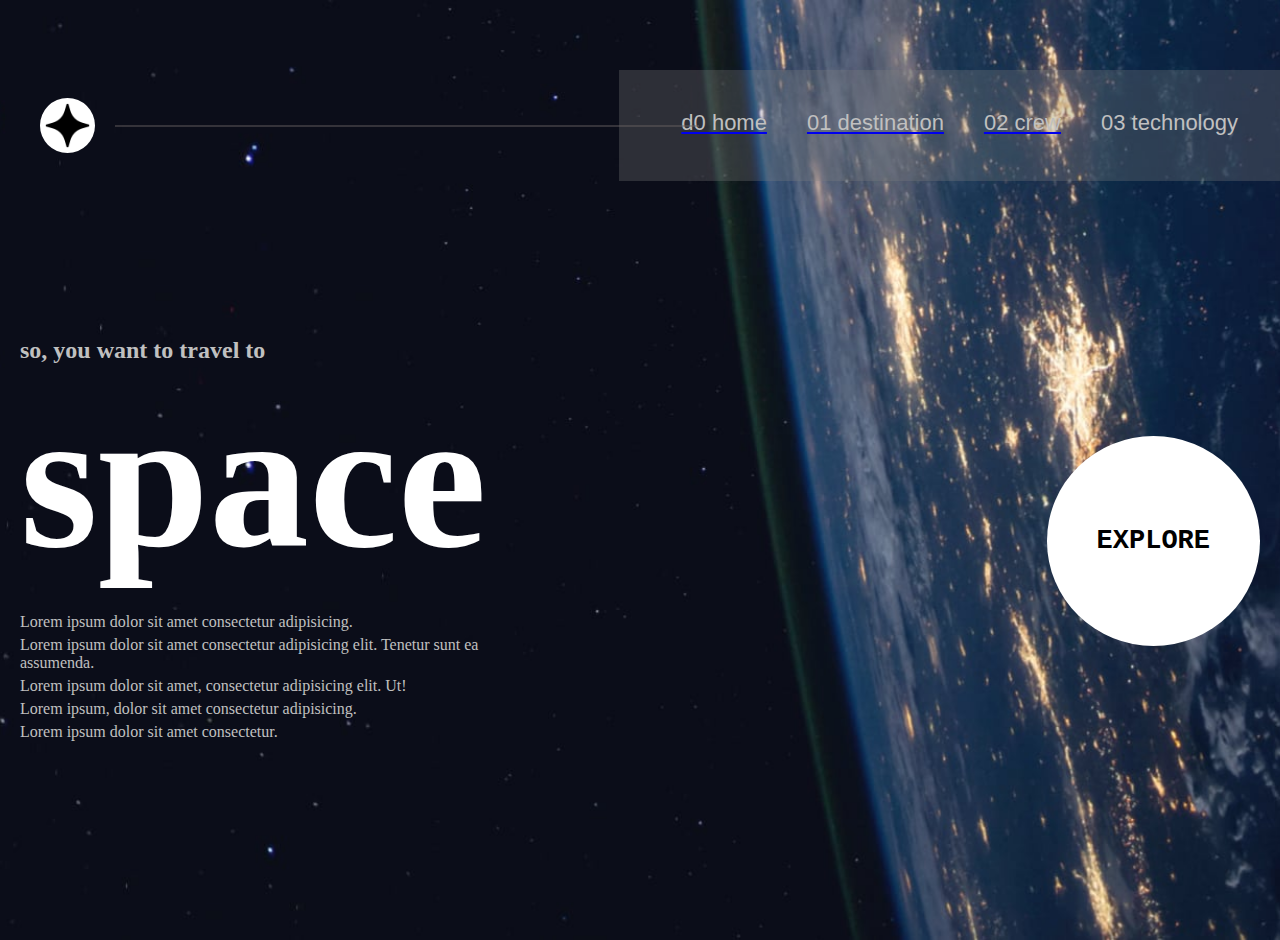
<file: index.html>
<!DOCTYPE html>
<html lang="en">
  <head>
    <meta charset="UTF-8" />
    <meta name="viewport" content="width=device-width, initial-scale=1.0" />
    <link rel="stylesheet" href="deme.css" />
    <title>Document</title>
  </head>
  <body>
    <div class="d-1">
      <img class="sparkle" src="sparkle.png" alt="" />
      <div class="d-3"></div>
      <div class="d-5">
        <a href="index.html"><p class="home">d0 home</p></a>
        <a href="destination.html"><p>01 destination</p></a>
        <a href="crew.html"><p>02 crew</p></a>
        <p>03 technology</p>
      </div>
    </div>

    <div class="d-6">
      <div class="div-7">
        <h2>so, you want to travel to</h2>
        <h1>space</h1>
        <p>Lorem ipsum dolor sit amet consectetur adipisicing.</p>
        <p>
          Lorem ipsum dolor sit amet consectetur adipisicing elit. Tenetur sunt
          ea assumenda.
        </p>
        <p>Lorem ipsum dolor sit amet, consectetur adipisicing elit. Ut!</p>
        <p>Lorem ipsum, dolor sit amet consectetur adipisicing.</p>
        <p>Lorem ipsum dolor sit amet consectetur.</p>
      </div>

      <button class="explore">EXPLORE</button>
    </div>
  </body>
</html>
</file>
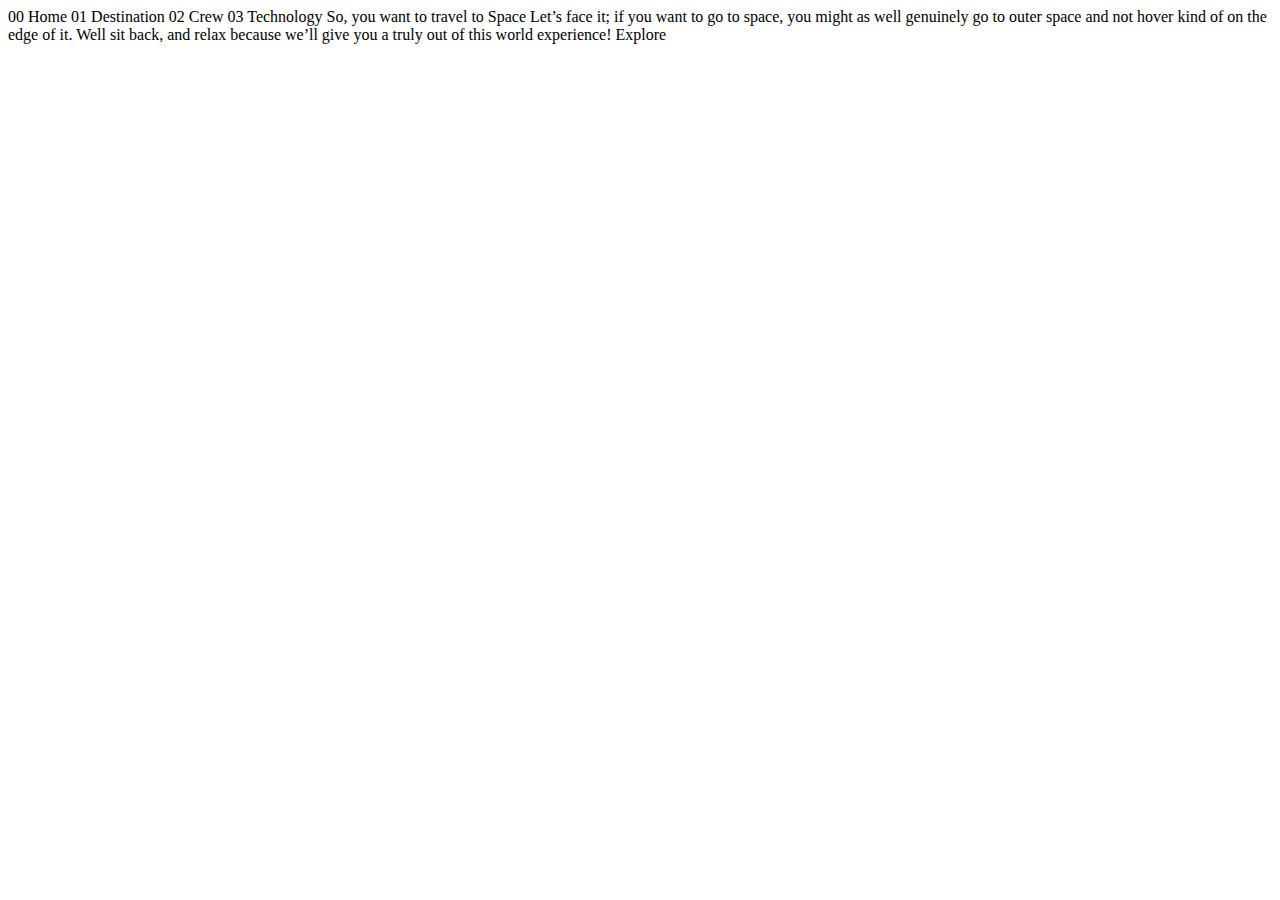
<file: starter-code/index.html>
<!DOCTYPE html>
<html lang="en">
<head>
  <meta charset="UTF-8">
  <meta name="viewport" content="width=device-width, initial-scale=1.0">

  <link rel="icon" type="image/png" sizes="32x32" href="./assets/favicon-32x32.png">
  
  <title>Frontend Mentor | Space tourism website</title>
</head>
<body>

  00 Home
  01 Destination
  02 Crew
  03 Technology

  So, you want to travel to
  Space
  Let’s face it; if you want to go to space, you might as well genuinely go to 
  outer space and not hover kind of on the edge of it. Well sit back, and relax 
  because we’ll give you a truly out of this world experience!

  Explore

</body>
</html>
</file>
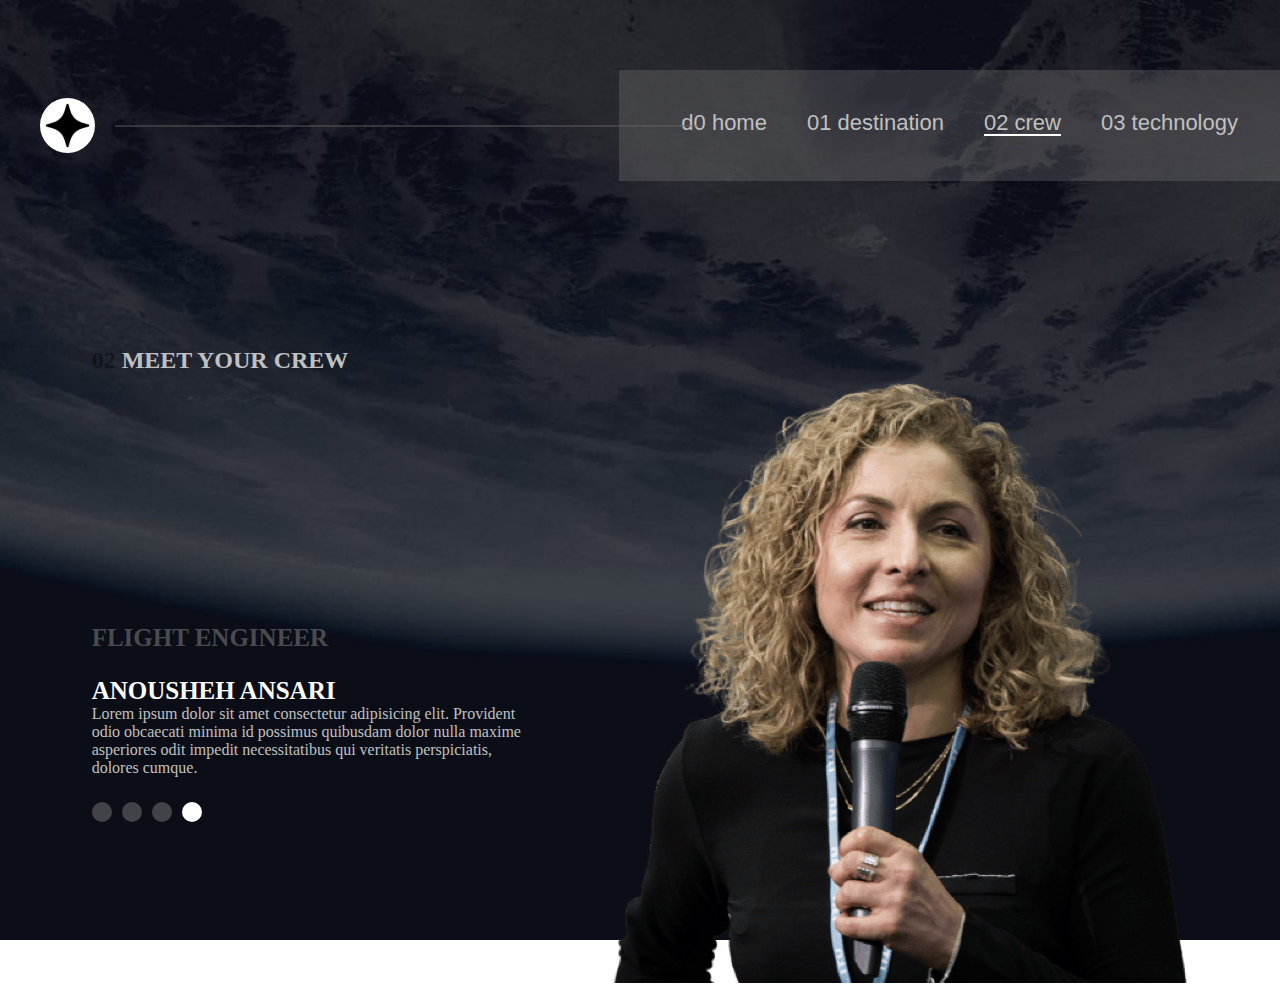
<file: crew.html>
<!DOCTYPE html>
<html lang="en">
  <head>
    <meta charset="UTF-8" />
    <meta name="viewport" content="width=device-width, initial-scale=1.0" />
    <link rel="stylesheet" href="crew.css" />
    <title>Document</title>
  </head>
  <body>
    <div class="d-1">
      <img class="sparkle" src="sparkle.png" alt="" />
      <div class="d-3"></div>
      <div class="d-5">
        <a href="index.html"><p>d0 home</p></a>
        <a href="destination.html"><p>01 destination</p></a>
        <a href="crew.html"><p class="home">02 crew</p></a>
        <p>03 technology</p>
      </div>
    </div>

    <div class="d-4">
      <div class="crew-middle">
        <div class="d-6">
          <h2><span>02</span> MEET YOUR CREW</h2>
        </div>
        <div class="d-7">
          <h4>FLIGHT ENGINEER</h4>
          <h3>ANOUSHEH ANSARI</h3>
          <p class="p-2">
            Lorem ipsum dolor sit amet consectetur adipisicing elit. Provident
            odio obcaecati minima id possimus quibusdam dolor nulla maxime
            asperiores odit impedit necessitatibus qui veritatis perspiciatis,
            dolores cumque.
          </p>
          <div class="parent">
            <div class="d-2"></div>
            <div class="d-2"></div>
            <div class="d-2"></div>
            <div class="d-20"></div>
          </div>
        </div>
      </div>
      <div class="woman-div">
        <img
          class="woman"
          src="starter-code/assets/crew/image-anousheh-ansari.png"
          alt=""
        />
      </div>
    </div>
  </body>
</html>
</file>
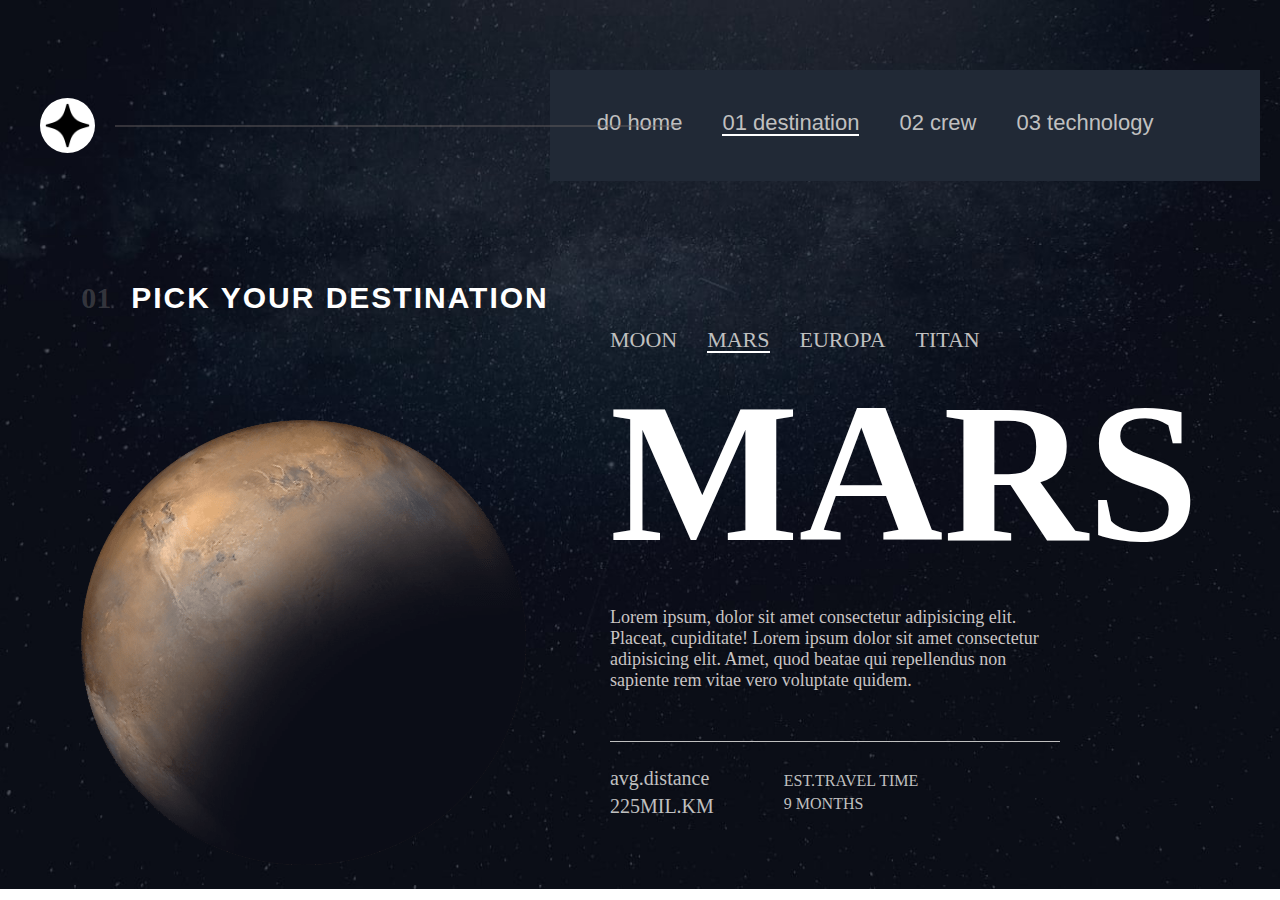
<file: destination.html>
<!DOCTYPE html>
<html lang="en">
  <head>
    <meta charset="UTF-8" />
    <meta name="viewport" content="width=device-width, initial-scale=1.0" />
    <link rel="stylesheet" href="destination.css" />
    <title>Document</title>
  </head>
  <body>
    <div class="d-1">
      <img class="sparkle" src="sparkle.png" alt="" />
      <div class="d-3"></div>
      <div class="d-5">
        <a href="index.html"><p>d0 home</p></a>
        <a href="destination.html"> <p class="something">01 destination</p></a>
        <a href="crew.html"> <p>02 crew</p></a>
        <p>03 technology</p>
      </div>
    </div>

    <div class="d-4">
      <div class="d-6">
        <div class="d-7">
          <p class="dest-numb">01</p>
          <h3 class="pick-dest">PICK YOUR DESTINATION</h3>
        </div>
        <img src="starter-code/assets/destination/image-mars.png" alt="" />
      </div>

      <div class="d-8">
        <div class="d-9">
          <p>MOON</p>
          <p class="mars-p">MARS</p>
          <p>EUROPA</p>
          <p>TITAN</p>
        </div>

        <div class="d-10">
          <h1>MARS</h1>
          <p class="mars-desc">
            Lorem ipsum, dolor sit amet consectetur adipisicing elit. Placeat,
            cupiditate! Lorem ipsum dolor sit amet consectetur adipisicing elit.
            Amet, quod beatae qui repellendus non sapiente rem vitae vero
            voluptate quidem.
          </p>
          <div class="d-11">
            <div class="d-12">
              <p>avg.distance</p>
              <p>225MIL.KM</p>
            </div>

            <div class="d-12">
              <p>EST.TRAVEL TIME</p>
              <p>9 MONTHS</p>
            </div>
          </div>
          <div></div>
        </div>
      </div>
    </div>
  </body>
</html>
</file>
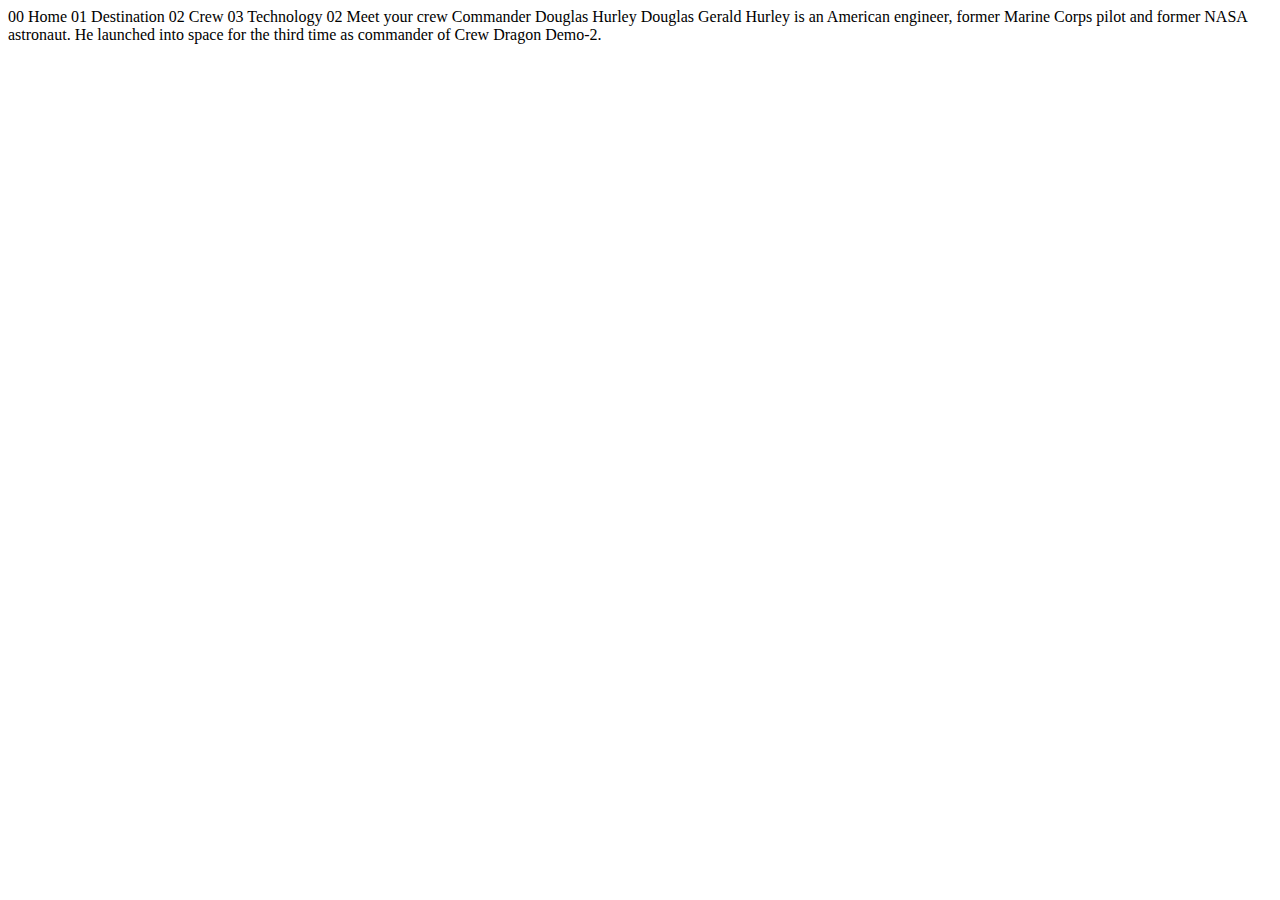
<file: starter-code/crew-commander.html>
<!DOCTYPE html>
<html lang="en">
<head>
  <meta charset="UTF-8">
  <meta name="viewport" content="width=device-width, initial-scale=1.0">

  <link rel="icon" type="image/png" sizes="32x32" href="./assets/favicon-32x32.png">
  
  <title>Frontend Mentor | Space tourism website</title>
</head>
<body>

  00 Home
  01 Destination
  02 Crew
  03 Technology

  02 Meet your crew

  Commander
  Douglas Hurley

  Douglas Gerald Hurley is an American engineer, former Marine Corps pilot 
  and former NASA astronaut. He launched into space for the third time as 
  commander of Crew Dragon Demo-2.
</body>
</html>
</file>
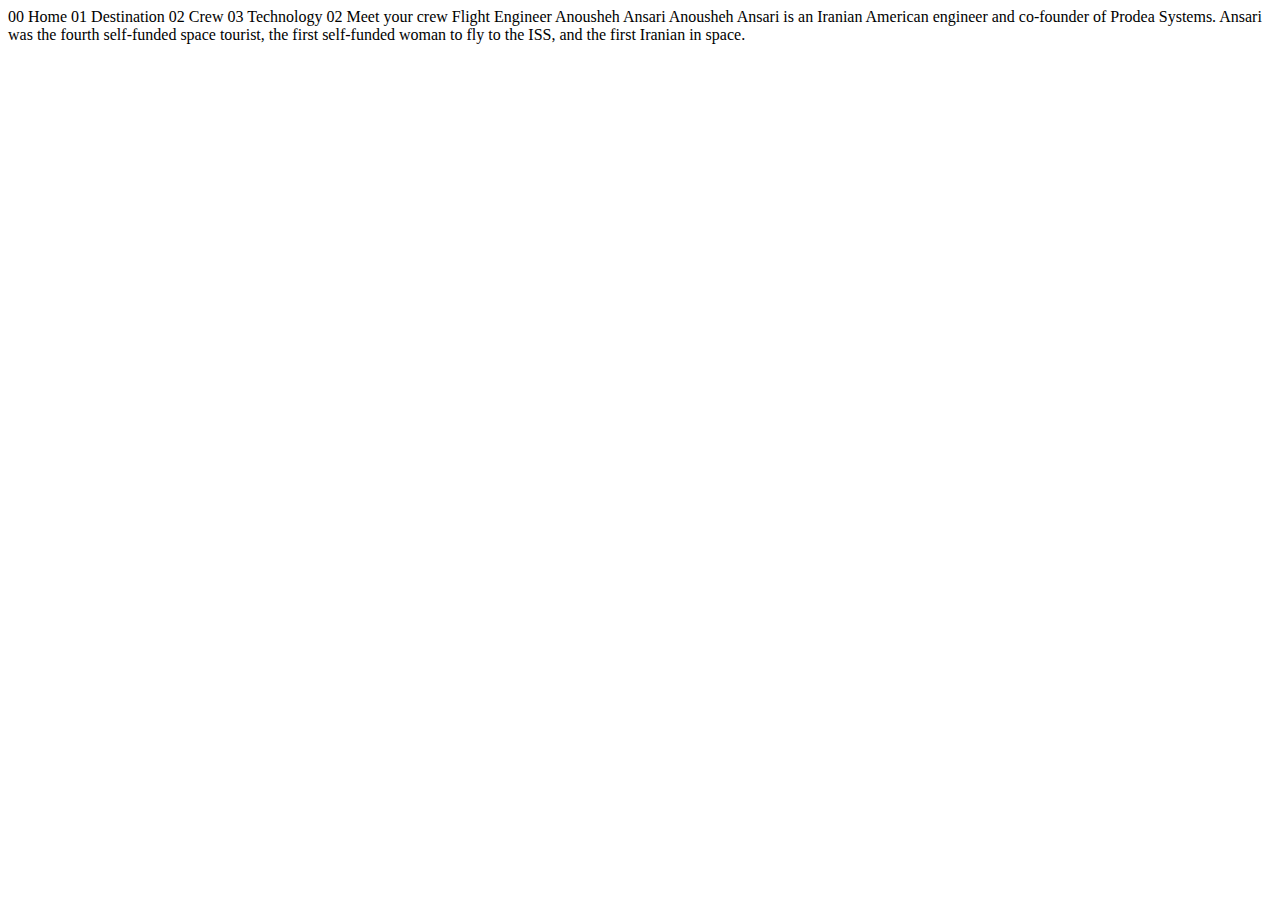
<file: starter-code/crew-engineer.html>
<!DOCTYPE html>
<html lang="en">
<head>
  <meta charset="UTF-8">
  <meta name="viewport" content="width=device-width, initial-scale=1.0">

  <link rel="icon" type="image/png" sizes="32x32" href="./assets/favicon-32x32.png">
  
  <title>Frontend Mentor | Space tourism website</title>
</head>
<body>

  00 Home
  01 Destination
  02 Crew
  03 Technology

  02 Meet your crew

  Flight Engineer
  Anousheh Ansari

  Anousheh Ansari is an Iranian American engineer and co-founder of Prodea Systems. 
  Ansari was the fourth self-funded space tourist, the first self-funded woman to 
  fly to the ISS, and the first Iranian in space. 
</body>
</html>
</file>
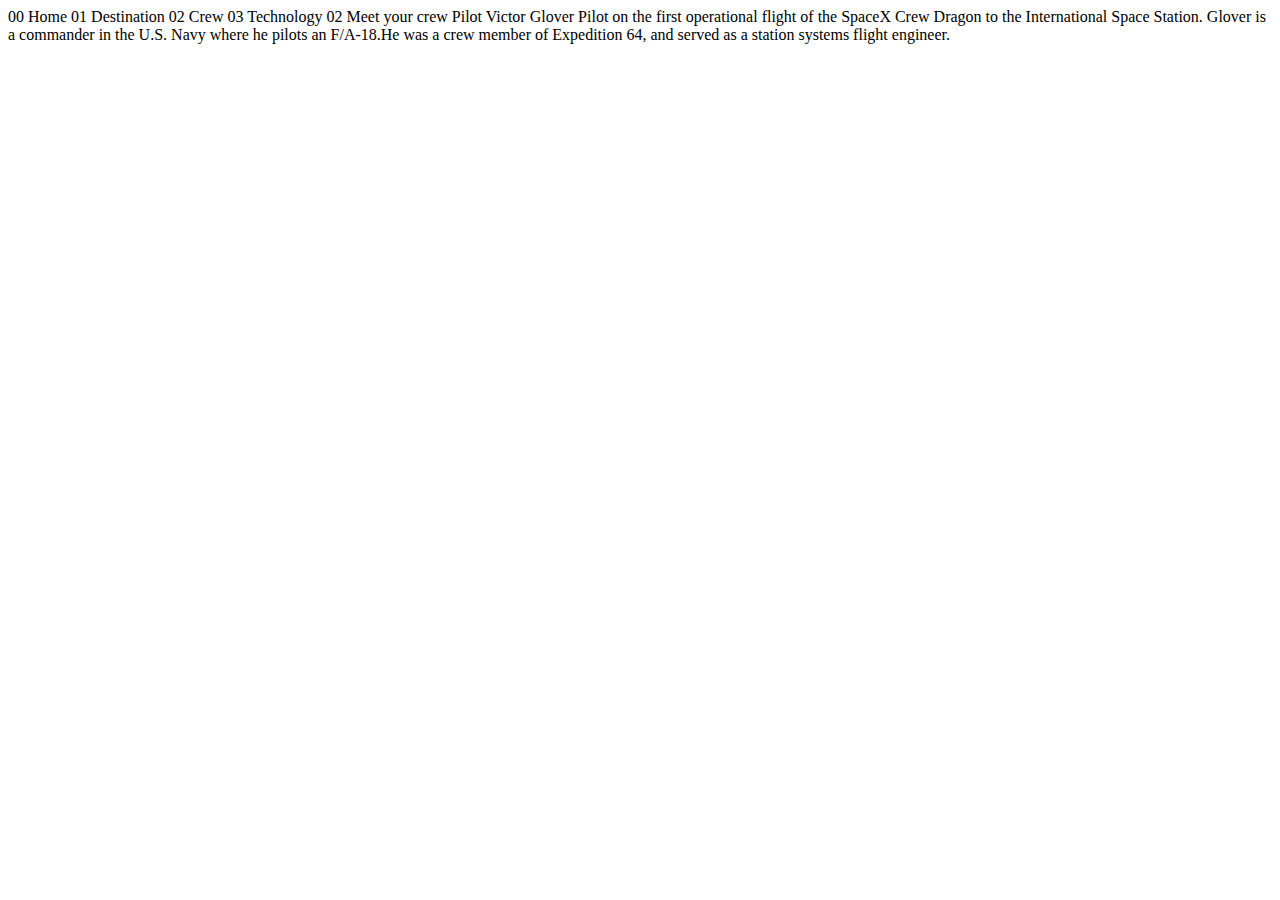
<file: starter-code/crew-pilot.html>
<!DOCTYPE html>
<html lang="en">
<head>
  <meta charset="UTF-8">
  <meta name="viewport" content="width=device-width, initial-scale=1.0">

  <link rel="icon" type="image/png" sizes="32x32" href="./assets/favicon-32x32.png">
  
  <title>Frontend Mentor | Space tourism website</title>
</head>
<body>

  00 Home
  01 Destination
  02 Crew
  03 Technology

  02 Meet your crew

  Pilot
  Victor Glover

  Pilot on the first operational flight of the SpaceX Crew Dragon to the 
  International Space Station. Glover is a commander in the U.S. Navy where 
  he pilots an F/A-18.He was a crew member of Expedition 64, and served as a 
  station systems flight engineer. 
</body>
</html>
</file>
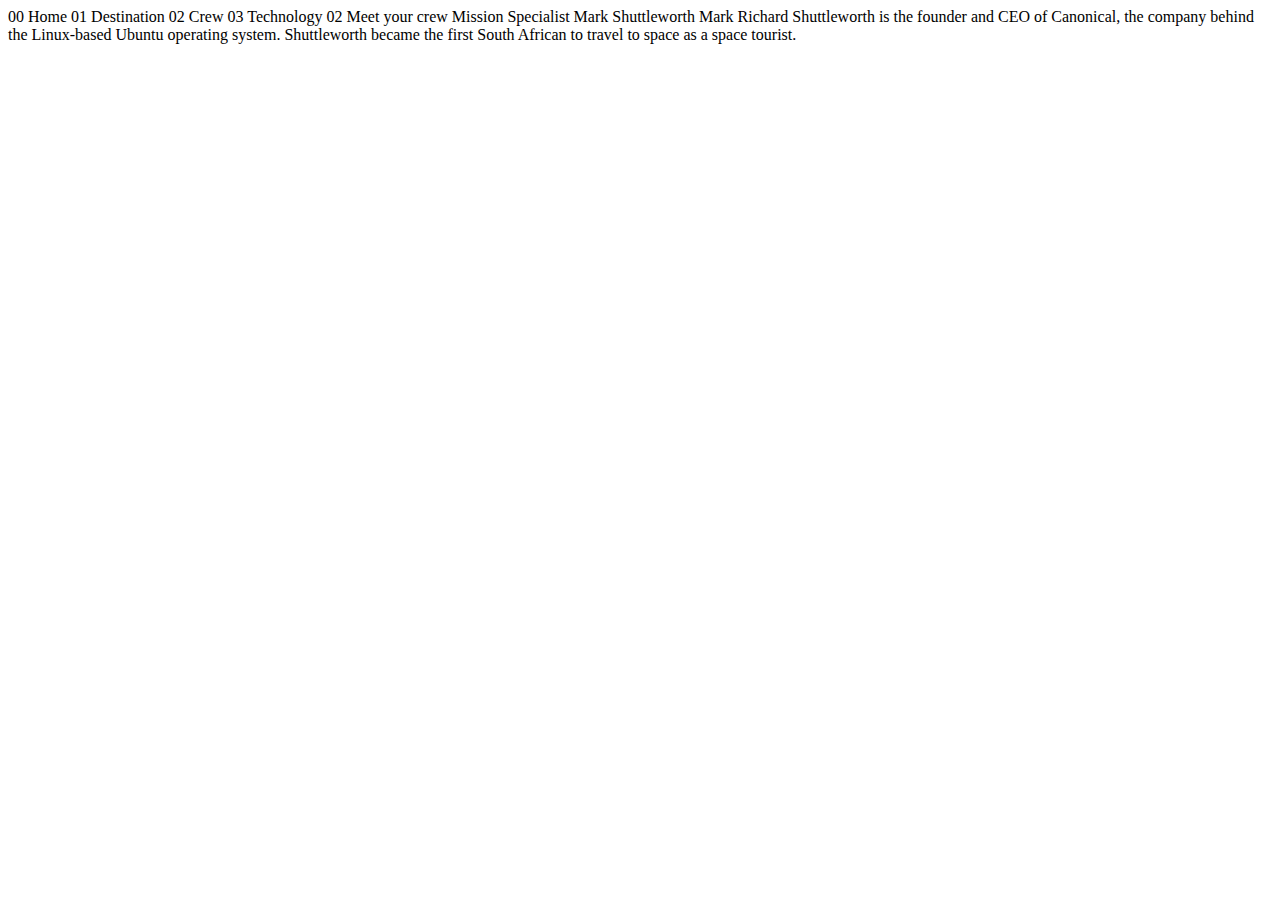
<file: starter-code/crew-specialist.html>
<!DOCTYPE html>
<html lang="en">
<head>
  <meta charset="UTF-8">
  <meta name="viewport" content="width=device-width, initial-scale=1.0">

  <link rel="icon" type="image/png" sizes="32x32" href="./assets/favicon-32x32.png">
  
  <title>Frontend Mentor | Space tourism website</title>
</head>
<body>

  00 Home
  01 Destination
  02 Crew
  03 Technology

  02 Meet your crew

  Mission Specialist
  Mark Shuttleworth

  Mark Richard Shuttleworth is the founder and CEO of Canonical, the company behind 
  the Linux-based Ubuntu operating system. Shuttleworth became the first South 
  African to travel to space as a space tourist.
</body>
</html>
</file>
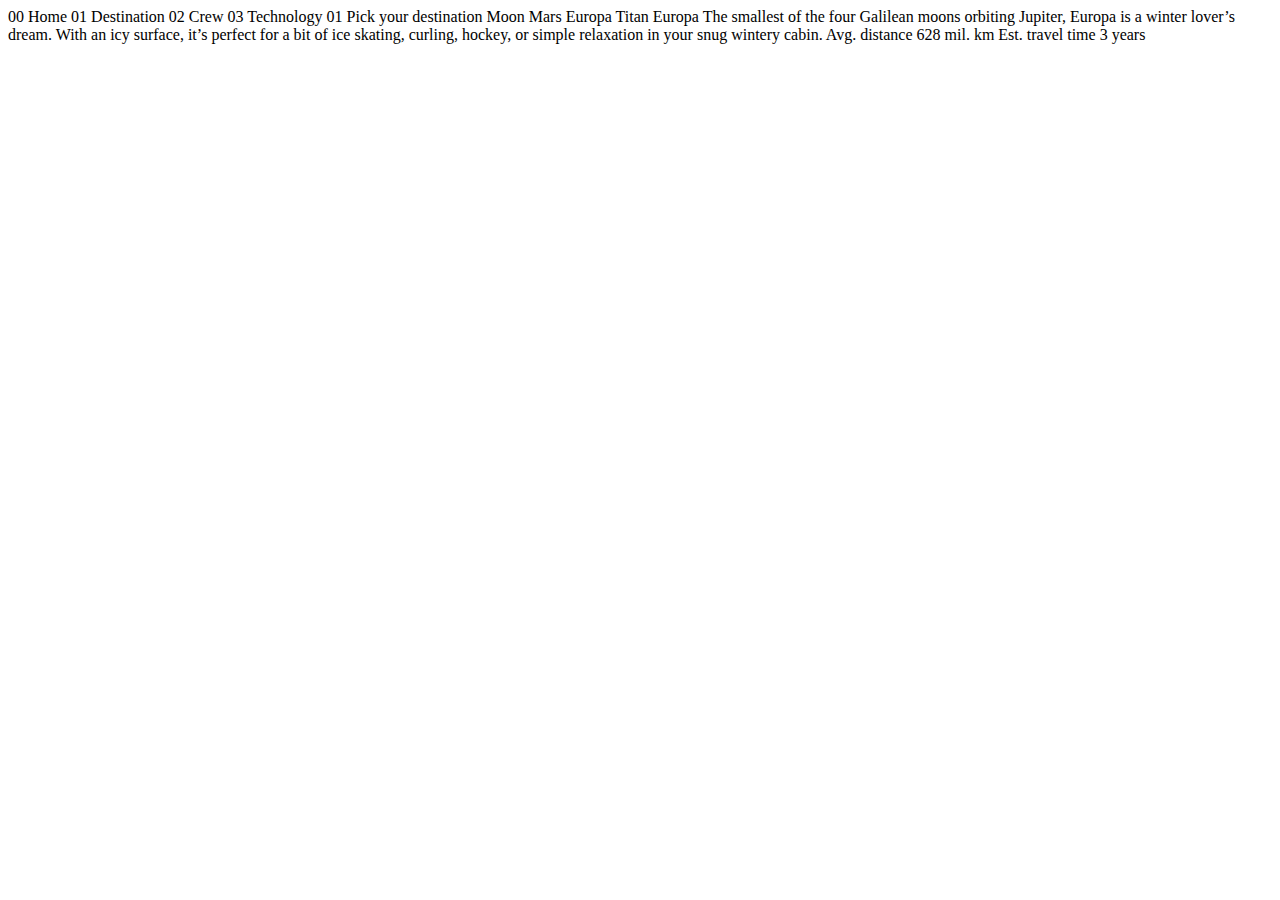
<file: starter-code/destination-europa.html>
<!DOCTYPE html>
<html lang="en">
<head>
  <meta charset="UTF-8">
  <meta name="viewport" content="width=device-width, initial-scale=1.0">

  <link rel="icon" type="image/png" sizes="32x32" href="./assets/favicon-32x32.png">
  
  <title>Frontend Mentor | Space tourism website</title>
</head>
<body>

  00 Home
  01 Destination
  02 Crew
  03 Technology

  01 Pick your destination

  Moon
  Mars
  Europa
  Titan

  Europa

  The smallest of the four Galilean moons orbiting Jupiter, Europa is a 
  winter lover’s dream. With an icy surface, it’s perfect for a bit of 
  ice skating, curling, hockey, or simple relaxation in your snug 
  wintery cabin.

  Avg. distance
  628 mil. km

  Est. travel time
  3 years
</body>
</html>
</file>
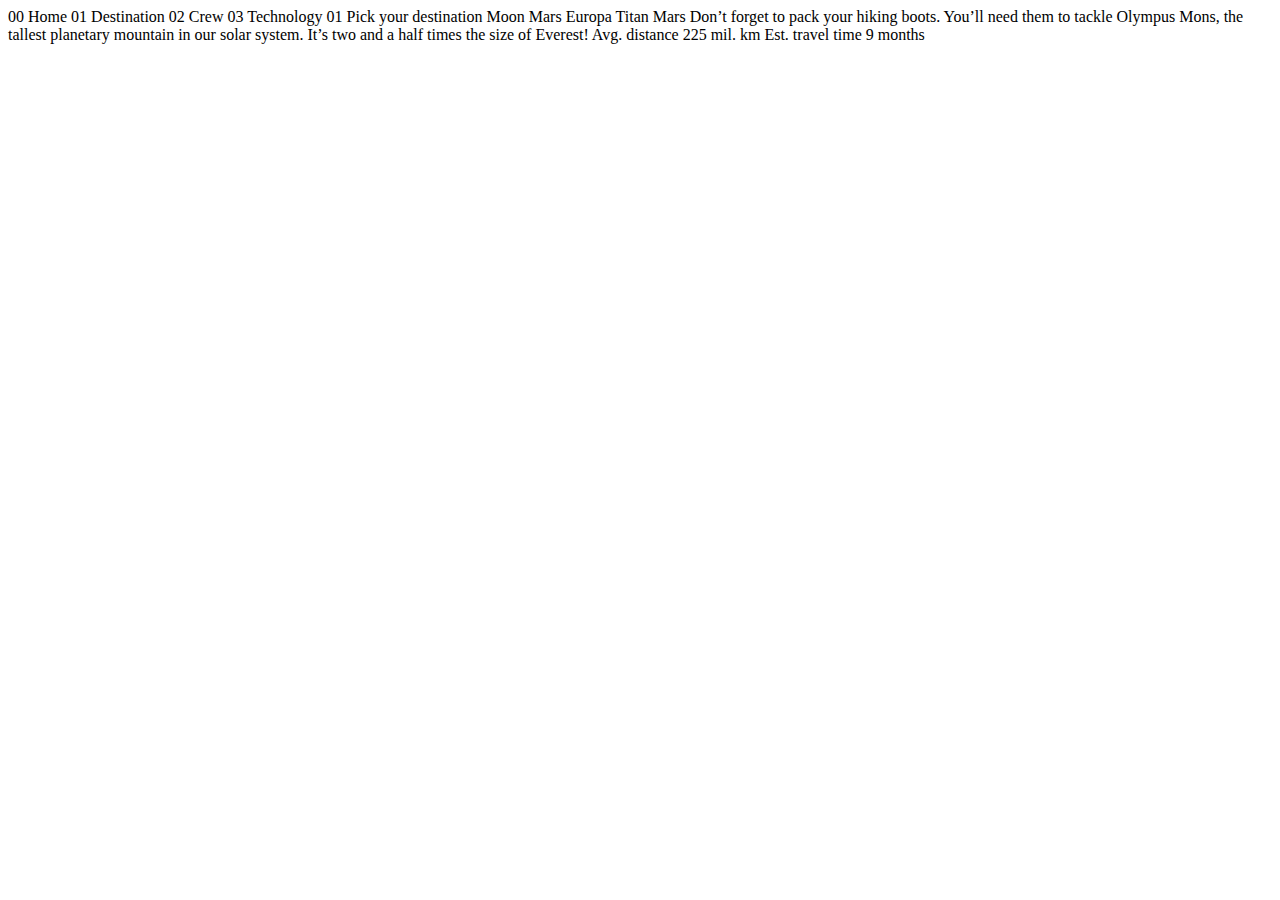
<file: starter-code/destination-mars.html>
<!DOCTYPE html>
<html lang="en">
<head>
  <meta charset="UTF-8">
  <meta name="viewport" content="width=device-width, initial-scale=1.0">

  <link rel="icon" type="image/png" sizes="32x32" href="./assets/favicon-32x32.png">
  
  <title>Frontend Mentor | Space tourism website</title>
</head>
<body>

  00 Home
  01 Destination
  02 Crew
  03 Technology

  01 Pick your destination

  Moon
  Mars
  Europa
  Titan

  Mars

  Don’t forget to pack your hiking boots. You’ll need them to tackle Olympus Mons, 
  the tallest planetary mountain in our solar system. It’s two and a half times 
  the size of Everest!

  Avg. distance
  225 mil. km

  Est. travel time
  9 months
</body>
</html>
</file>
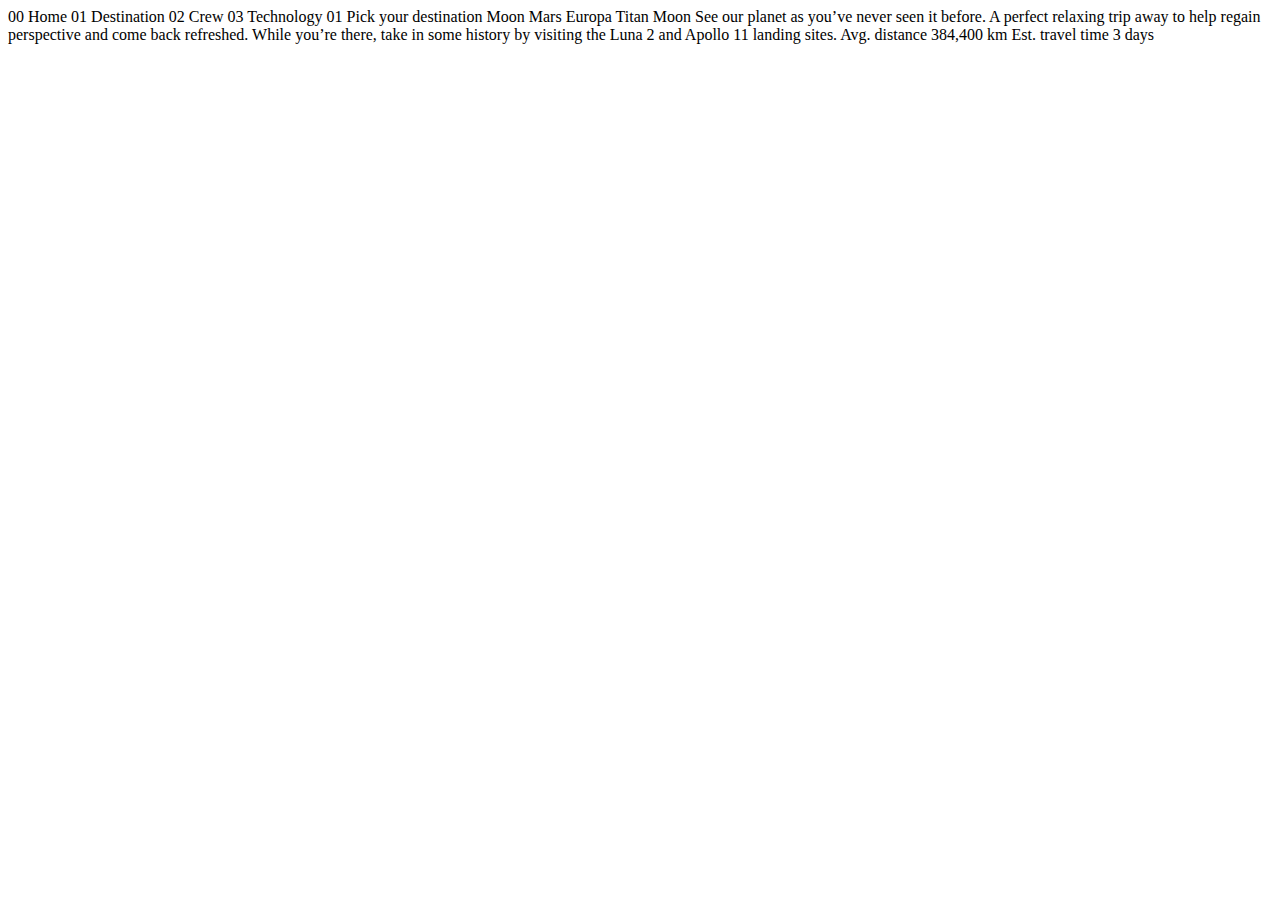
<file: starter-code/destination-moon.html>
<!DOCTYPE html>
<html lang="en">
<head>
  <meta charset="UTF-8">
  <meta name="viewport" content="width=device-width, initial-scale=1.0">

  <link rel="icon" type="image/png" sizes="32x32" href="./assets/favicon-32x32.png">
  
  <title>Frontend Mentor | Space tourism website</title>
</head>
<body>

  00 Home
  01 Destination
  02 Crew
  03 Technology

  01 Pick your destination

  Moon
  Mars
  Europa
  Titan

  Moon

  See our planet as you’ve never seen it before. A perfect relaxing trip away to help 
  regain perspective and come back refreshed. While you’re there, take in some history 
  by visiting the Luna 2 and Apollo 11 landing sites.

  Avg. distance
  384,400 km

  Est. travel time
  3 days
</body>
</html>
</file>
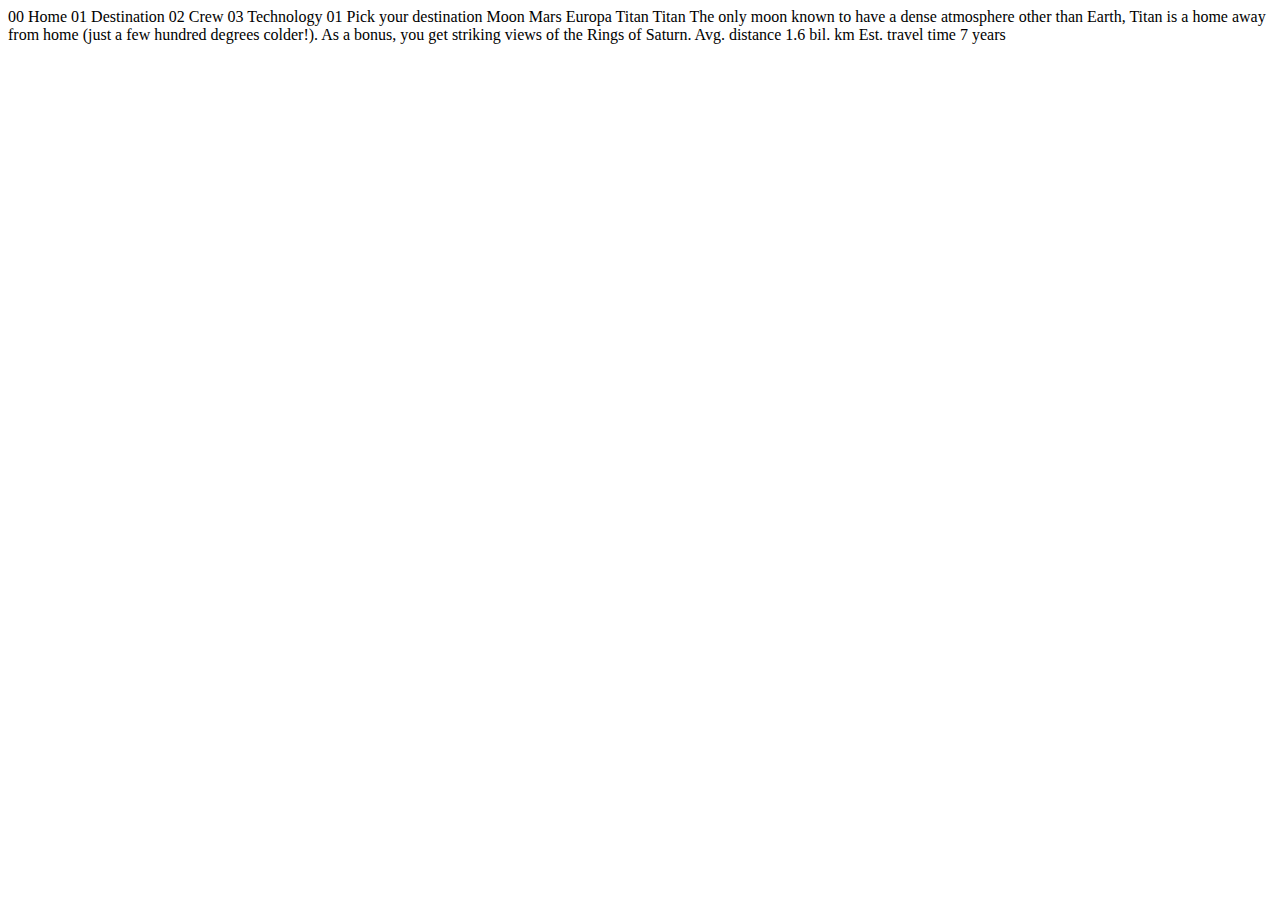
<file: starter-code/destination-titan.html>
<!DOCTYPE html>
<html lang="en">
<head>
  <meta charset="UTF-8">
  <meta name="viewport" content="width=device-width, initial-scale=1.0">

  <link rel="icon" type="image/png" sizes="32x32" href="./assets/favicon-32x32.png">
  
  <title>Frontend Mentor | Space tourism website</title>
</head>
<body>

  00 Home
  01 Destination
  02 Crew
  03 Technology

  01 Pick your destination

  Moon
  Mars
  Europa
  Titan

  Titan

  The only moon known to have a dense atmosphere other than Earth, Titan 
  is a home away from home (just a few hundred degrees colder!). As a 
  bonus, you get striking views of the Rings of Saturn.

  Avg. distance
  1.6 bil. km

  Est. travel time
  7 years
</body>
</html>
</file>
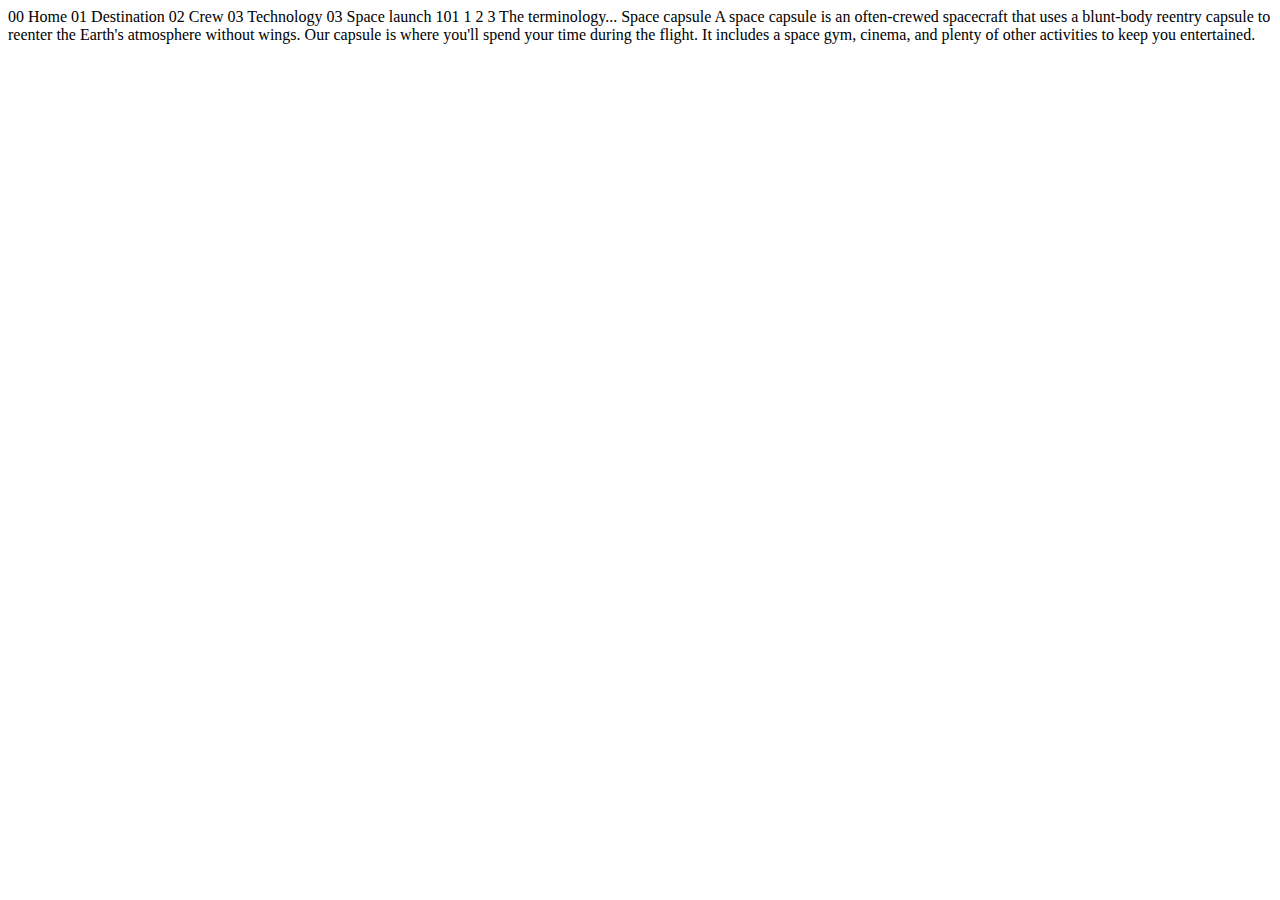
<file: starter-code/technology-capsule.html>
<!DOCTYPE html>
<html lang="en">
<head>
  <meta charset="UTF-8">
  <meta name="viewport" content="width=device-width, initial-scale=1.0">

  <link rel="icon" type="image/png" sizes="32x32" href="./assets/favicon-32x32.png">
  
  <title>Frontend Mentor | Space tourism website</title>
</head>
<body>

  00 Home
  01 Destination
  02 Crew
  03 Technology

  03 Space launch 101

  1
  2
  3

  The terminology...
  Space capsule

  A space capsule is an often-crewed spacecraft that uses a blunt-body reentry 
  capsule to reenter the Earth's atmosphere without wings. Our capsule is where 
  you'll spend your time during the flight. It includes a space gym, cinema, 
  and plenty of other activities to keep you entertained.
</body>
</html>
</file>
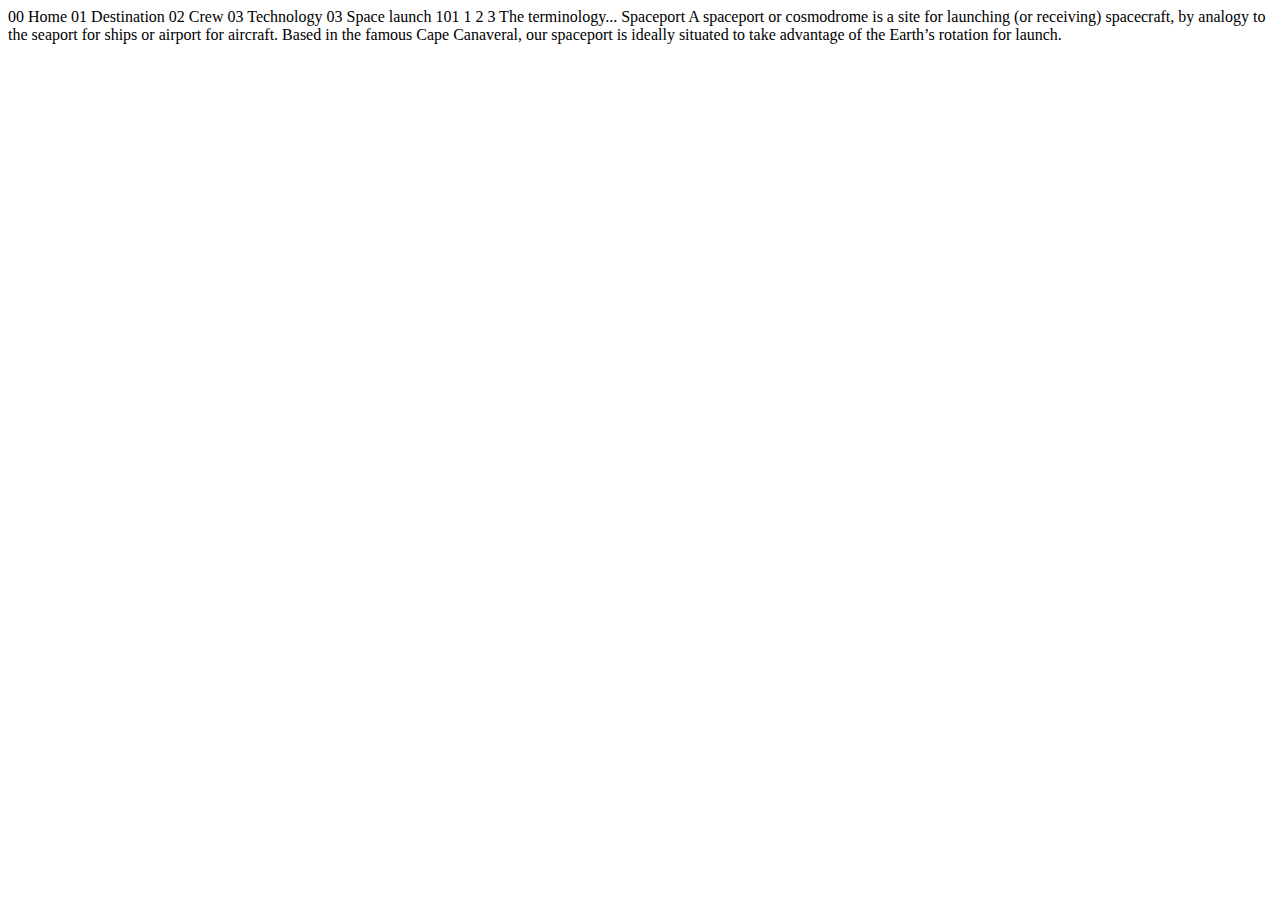
<file: starter-code/technology-spaceport.html>
<!DOCTYPE html>
<html lang="en">
<head>
  <meta charset="UTF-8">
  <meta name="viewport" content="width=device-width, initial-scale=1.0">

  <link rel="icon" type="image/png" sizes="32x32" href="./assets/favicon-32x32.png">
  
  <title>Frontend Mentor | Space tourism website</title>
</head>
<body>

  00 Home
  01 Destination
  02 Crew
  03 Technology

  03 Space launch 101

  1
  2
  3

  The terminology...
  Spaceport

  A spaceport or cosmodrome is a site for launching (or receiving) spacecraft, 
  by analogy to the seaport for ships or airport for aircraft. Based in the 
  famous Cape Canaveral, our spaceport is ideally situated to take advantage 
  of the Earth’s rotation for launch.
</body>
</html>
</file>
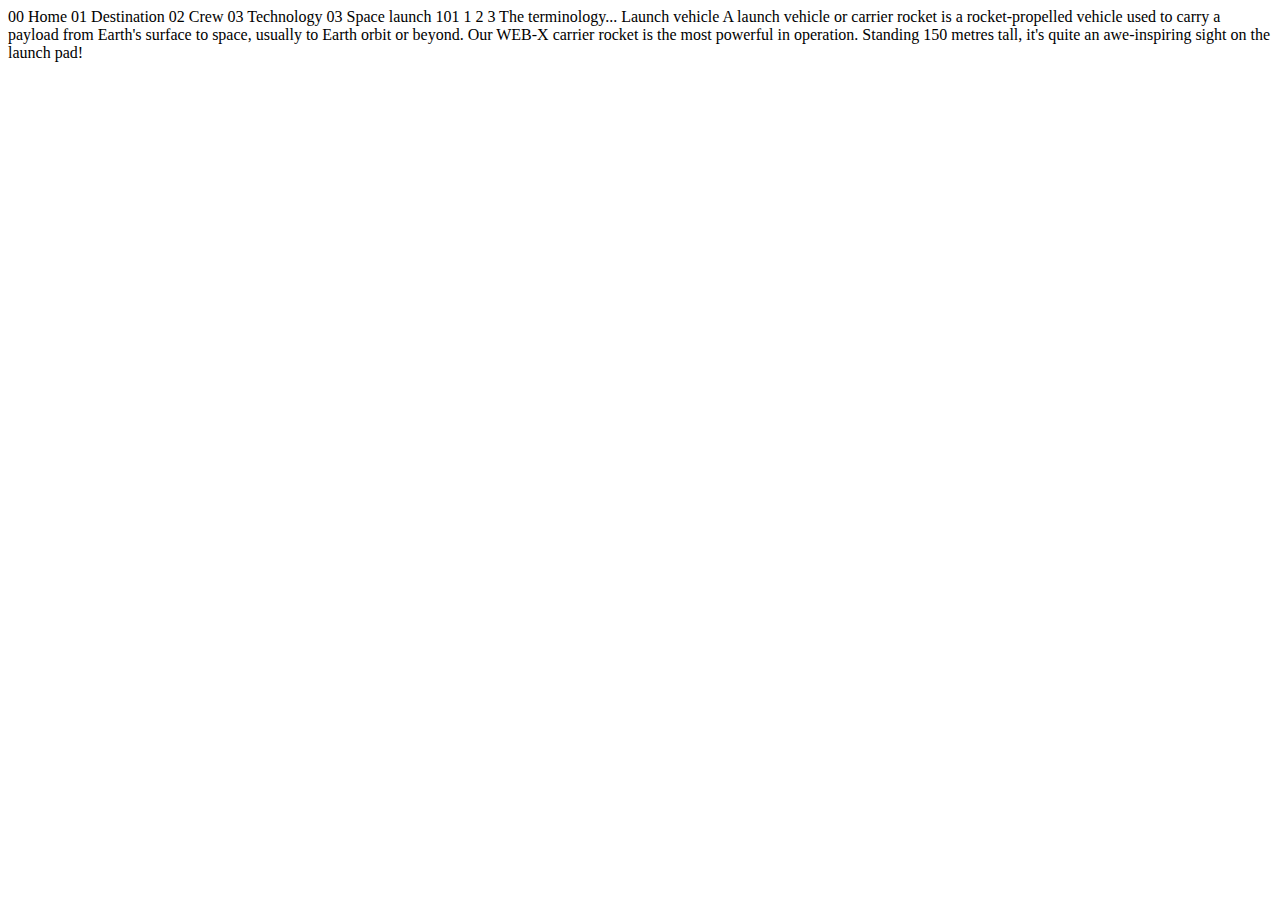
<file: starter-code/technology-vehicle.html>
<!DOCTYPE html>
<html lang="en">
<head>
  <meta charset="UTF-8">
  <meta name="viewport" content="width=device-width, initial-scale=1.0">

  <link rel="icon" type="image/png" sizes="32x32" href="./assets/favicon-32x32.png">
  
  <title>Frontend Mentor | Space tourism website</title>
</head>
<body>

  00 Home
  01 Destination
  02 Crew
  03 Technology

  03 Space launch 101

  1
  2
  3

  The terminology...
  Launch vehicle

  A launch vehicle or carrier rocket is a rocket-propelled vehicle used to carry a 
  payload from Earth's surface to space, usually to Earth orbit or beyond. Our 
  WEB-X carrier rocket is the most powerful in operation. Standing 150 metres tall, 
  it's quite an awe-inspiring sight on the launch pad!
</body>
</html>
</file>
<file: deme.css>
* {
  margin: 0;
  padding: 0;
}

body {
  background: url(starter-code/assets/home/background-home-desktop.jpg);
  background-position: center;
  background-repeat: no-repeat;
  background-size: cover;
  height: 100vh;
  padding: 20px;
  overflow: hidden;
}

.d-1 {
  display: flex;
  align-items: center;
  gap: 20px;
  margin-top: 50px;
  margin-left: 20px;
}

.sparkle {
  width: 55px;
  height: 55px;
  background-color: white;
  border-radius: 40px;
}

.d-5 {
  background-color: rgba(128, 128, 128, 0.295);
  display: flex;
  align-items: center;
  justify-content: center;
  gap: 40px;
  font-size: 22px;
  font-family: Arial, Helvetica, sans-serif;
  width: 75%;
  padding: 40px;
  padding-right: 100px;
  margin-right: -100px;
  color: white;
  position: relative;
  z-index: 0;
}

.d-3 {
  width: 890px;
  height: 2px;
  background-color: rgba(107, 100, 100, 0.438);
  z-index: 10;
  margin-right: -100px;
}

.d-6 {
  display: flex;
  width: 100%;
  justify-content: center;
  gap: 500px;
  align-items: center;
  height: 80%;
}

h1 {
  font-size: 200px;
  color: white;
  margin-bottom: 20px;
}

button {
  padding: 90px 50px;
  background-color: white;
  border: 0px;
  border-radius: 100%;
  align-items: center;
  display: flex;
  font-size: 27px;
  font-weight: 600;
  font-family: "Courier New", Courier, monospace;
}

p {
  color: silver;
  margin-bottom: 5px;
}

h2 {
  color: silver;
}
</file>
<file: crew.css>
* {
  margin: 0;
  padding: 0;
}

body {
  background: url(starter-code/assets/crew/background-crew-desktop.jpg);
  background-position: center;
  background-repeat: no-repeat;
  background-size: cover;
  height: 100vh;
  padding: 20px;
  overflow: hidden;
}

.d-1 {
  display: flex;
  align-items: center;
  gap: 20px;
  margin-top: 50px;
  margin-left: 20px;
}

.sparkle {
  width: 55px;
  height: 55px;
  background-color: white;
  border-radius: 40px;
}

.d-5 {
  background-color: rgba(128, 128, 128, 0.295);
  display: flex;
  align-items: center;
  justify-content: center;
  gap: 40px;
  font-size: 22px;
  font-family: Arial, Helvetica, sans-serif;
  width: 75%;
  padding: 40px;
  padding-right: 100px;
  margin-right: -100px;
  color: white;
  position: relative;
  z-index: 0;
}

.d-3 {
  width: 890px;
  height: 2px;
  background-color: rgba(107, 100, 100, 0.438);
  z-index: 10;
  margin-right: -100px;
}

h1 {
  font-size: 200px;
  color: white;
  margin-bottom: 20px;
}

button {
  padding: 90px 50px;
  background-color: white;
  border: 0px;
  border-radius: 100%;
  align-items: center;
  display: flex;
  font-size: 27px;
  font-weight: 600;
  font-family: "Courier New", Courier, monospace;
}

p {
  color: silver;
  margin-bottom: 5px;
}

h2 {
  color: silver;
}

a {
  text-decoration: none;
}

.home {
  position: relative;
}

.home::before {
  content: "";
  position: absolute;
  width: 100%;
  height: 2px;
  background-color: white;
  bottom: 0;
}

h2 {
  margin-bottom: 250px;
}

span {
  color: rgba(0, 0, 0, 0.384);
}

.d-4 {
  display: flex;
  justify-content: space-evenly;
  align-items: center;
}

.p-2 {
  width: 450px;
}

h4 {
  font-size: 25px;
  color: rgba(192, 192, 192, 0.349);
  margin-bottom: 25px;
}

h3 {
  color: white;
  font-size: 25px;
}
.woman {
  margin-top: 200px;
}

.d-2 {
  border-radius: 100%;
  width: 20px;
  height: 20px;
  background-color: rgba(209, 203, 203, 0.281);
  margin-top: 20px;
}

.d-20 {
  border-radius: 100%;
  width: 20px;
  height: 20px;
  background-color: white;
  margin-top: 20px;
}

.parent {
  display: flex;
  align-items: center;
  gap: 10px;
}
</file>
<file: destination.css>
* {
  margin: 0;
  padding: 0;
  box-sizing: border-box;
}

body {
  background: url(starter-code/assets/destination/background-destination-desktop.jpg);
  background-position: center;
  background-repeat: no-repeat;
  background-size: cover;
  height: 100%;
  width: 100%;
  padding: 20px;
  overflow: hidden;
}

.d-1 {
  display: flex;
  align-items: center;
  gap: 20px;
  margin-top: 50px;
  margin-left: 20px;
}

.sparkle {
  width: 55px;
  height: 55px;
  background-color: white;
  border-radius: 40px;
}

.d-5 {
  background-color: #212936;
  display: flex;
  align-items: center;
  justify-content: center;
  gap: 40px;
  font-size: 22px;
  font-family: Arial, Helvetica, sans-serif;
  width: 85%;
  padding: 40px;
  padding-right: 100px;
  color: white;
  position: relative;
  z-index: 0;
  overflow: hidden;
}

.d-3 {
  width: 890px;
  height: 2px;
  background-color: rgba(107, 100, 100, 0.438);
  z-index: 10;
  margin-right: -150px;
}

h1 {
  font-size: 200px;
  color: white;
  margin-bottom: 20px;
}

button {
  padding: 90px 50px;
  background-color: white;
  border: 0px;
  border-radius: 100%;
  align-items: center;
  display: flex;
  font-size: 27px;
  font-weight: 600;
  font-family: "Courier New", Courier, monospace;
}

p {
  color: silver;
  margin-bottom: 5px;
}

h2 {
  color: silver;
}

.d-7 {
  display: flex;
  gap: 20px;
  align-items: center;
  margin-bottom: 100px;
}

.d-4 {
  display: flex;
  align-items: center;
  justify-content: space-evenly;
  margin-top: 100px;
}

.mars-desc {
  width: 450px;
  padding-bottom: 50px;
  border-bottom: 1px solid silver;
  font-size: 18px;
  color: rgb(201, 196, 196);
}
.pick-dest {
  color: white;
  font-size: 30px;
  font-family: "Gill Sans", "Gill Sans MT", Calibri, "Trebuchet MS", sans-serif;
  letter-spacing: 2px;
  margin-bottom: 5px;
}

.dest-numb {
  color: rgba(128, 128, 128, 0.356);
  font-size: 30px;
  font-weight: bold;
}

.d-9 {
  display: flex;
  gap: 30px;
  font-size: 22px;
  font-family: "Times New Roman", Times, serif;
}
.mars-p {
  position: relative;
}

.mars-p::before {
  content: "";
  position: absolute;
  width: 100%;
  height: 2px;
  background-color: white;
  bottom: 0;
}

.something {
  position: relative;
}

.something::before {
  content: "";
  position: absolute;
  width: 100%;
  height: 2px;
  background-color: white;
  bottom: 0;
}

.d-11 {
  display: flex;
  gap: 70px;
  align-items: center;
}

.d-12 {
  margin-top: 20px;
}

.d-12:nth-child(1) {
  font-size: 20px;
}
a {
  text-decoration: none;
}
</file>
